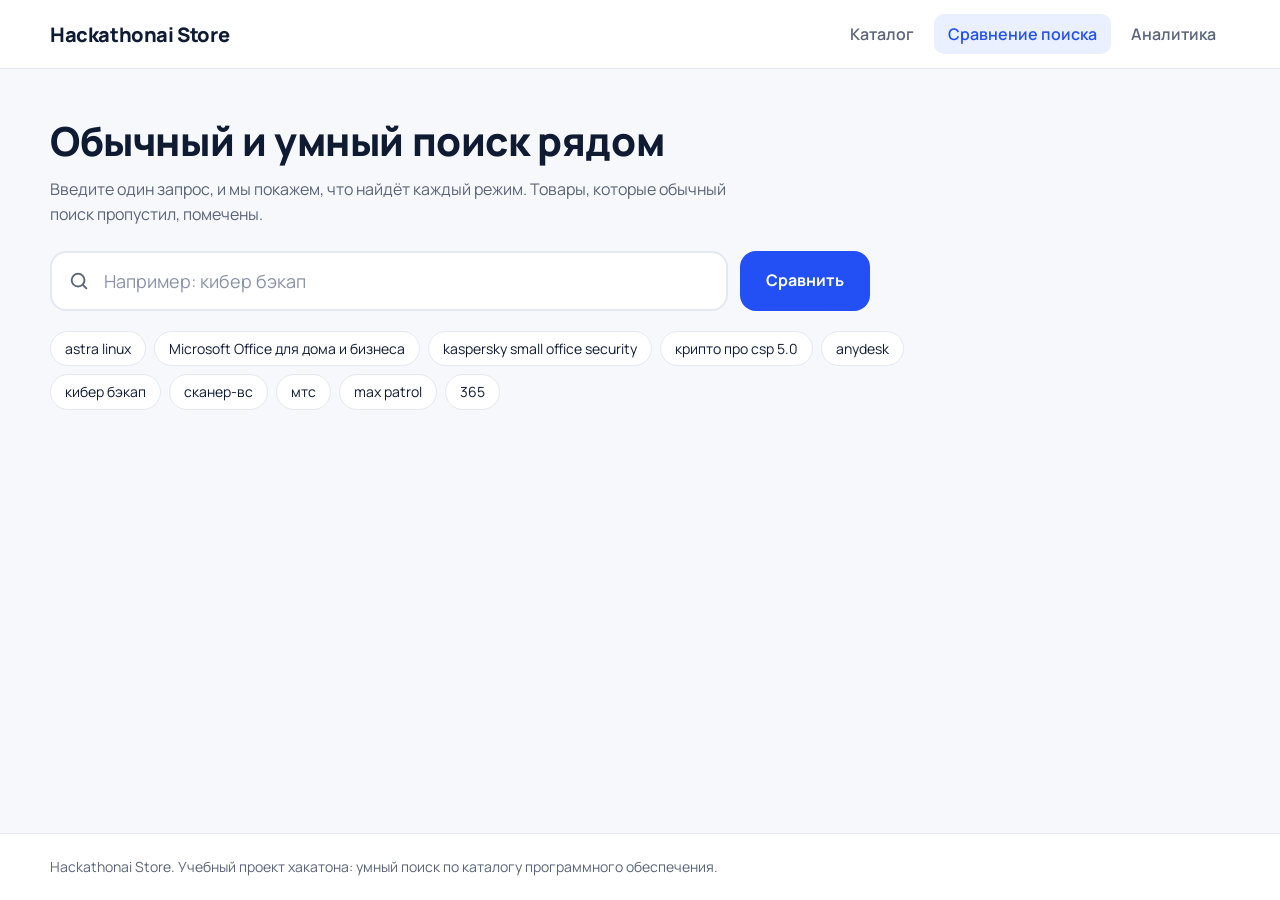
<file: frontend/compare.html>
<!DOCTYPE html>
<html lang="ru">
<head>
<meta charset="UTF-8">
<meta name="viewport" content="width=device-width, initial-scale=1">
<link rel="preconnect" href="https://fonts.googleapis.com">
<link rel="preconnect" href="https://fonts.gstatic.com" crossorigin>
<link href="https://fonts.googleapis.com/css2?family=Manrope:wght@400;600;700;800&subset=cyrillic&display=swap" rel="stylesheet">
<link rel="stylesheet" href="css/style.css">
<title>Сравнение поиска: Hackathonai Store</title>
</head>
<body>
<header id="app-header" class="site-header"></header>
<main>
  <div class="container">
    <div class="page-head">
      <h1>Обычный и умный поиск рядом</h1>
      <p>Введите один запрос, и мы покажем, что найдёт каждый режим. Товары, которые обычный поиск пропустил, помечены.</p>
      <form id="compare-form" class="search compare-form" role="search" autocomplete="off">
        <div class="search-field">
          <svg width="22" height="22" viewBox="0 0 24 24" fill="none" stroke="currentColor" stroke-width="2" stroke-linecap="round" aria-hidden="true"><circle cx="11" cy="11" r="7"/><path d="M20 20l-3.5-3.5"/></svg>
          <input id="q" type="search" placeholder="Например: кибер бэкап" aria-label="Запрос для сравнения">
        </div>
        <button class="btn btn-primary" type="submit">Сравнить</button>
      </form>
      <div class="chips" id="chips" aria-label="Примеры запросов"></div>
    </div>

    <div id="verdict" class="verdict" hidden></div>
    <div class="columns" id="columns" hidden>
      <section class="column" aria-labelledby="h-base">
        <div class="column-head"><h2 id="h-base">Обычный поиск</h2><span class="meta" id="meta-base"></span></div>
        <div class="grid grid-1" id="res-base"></div>
      </section>
      <section class="column smart" aria-labelledby="h-smart">
        <div class="column-head"><h2 id="h-smart">Умный поиск</h2><span class="meta" id="meta-smart"></span></div>
        <div id="note-smart" class="notice" hidden></div>
        <div class="grid grid-1" id="res-smart"></div>
      </section>
    </div>
    <div style="height:64px"></div>
  </div>
</main>
<footer id="app-footer" class="footer"></footer>
<script src="js/config.js"></script>
<script src="js/mock.js"></script>
<script src="js/api.js"></script>
<script src="js/common.js"></script>
<script src="js/compare.js"></script>
</body>
</html>
</file>
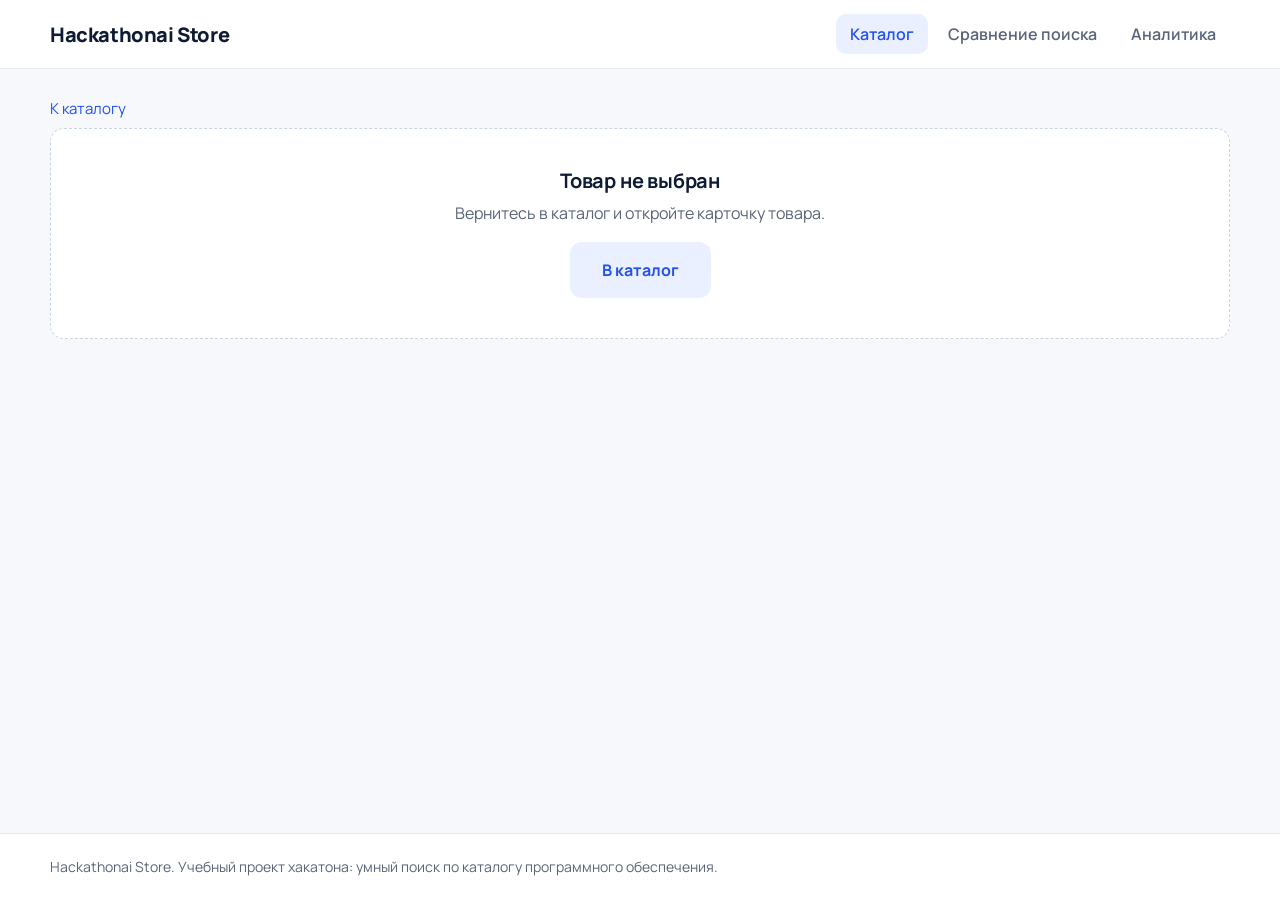
<file: frontend/product.html>
<!DOCTYPE html>
<html lang="ru">
<head>
<meta charset="UTF-8">
<meta name="viewport" content="width=device-width, initial-scale=1">
<link rel="preconnect" href="https://fonts.googleapis.com">
<link rel="preconnect" href="https://fonts.gstatic.com" crossorigin>
<link href="https://fonts.googleapis.com/css2?family=Manrope:wght@400;600;700;800&subset=cyrillic&display=swap" rel="stylesheet">
<link rel="stylesheet" href="css/style.css">
<title>Товар: Hackathonai Store</title>
</head>
<body>
<header id="app-header" class="site-header"></header>
<main>
  <div class="container">
    <div class="crumbs"><a id="back" href="index.html">К каталогу</a></div>
    <div id="product"></div>
    <section id="recs-section" hidden>
      <h2 class="subhead">С этим товаром покупают</h2>
      <div class="grid" id="recs"></div>
    </section>
    <div style="height:64px"></div>
  </div>
</main>
<footer id="app-footer" class="footer"></footer>
<script src="js/config.js"></script>
<script src="js/mock.js"></script>
<script src="js/api.js"></script>
<script src="js/common.js"></script>
<script src="js/product.js"></script>
</body>
</html>
</file>
<file: frontend/css/style.css>
:root {
  --bg: #F6F8FC;
  --surface: #FFFFFF;
  --ink: #0F1B33;
  --muted: #5A6478;
  --line: #E3E8F1;
  --blue: #2250F4;
  --blue-dark: #1B41C9;
  --blue-soft: #EAF0FF;
  --green: #0E8A5F;
  --green-soft: #E4F6EE;
  --red: #C2362B;
  --red-soft: #FDECEA;
  --radius: 14px;
  --font: "Manrope", "Segoe UI", system-ui, -apple-system, Roboto, Arial, sans-serif;
}

* { box-sizing: border-box; }
html { scroll-behavior: smooth; }
body {
  margin: 0; background: var(--bg); color: var(--ink);
  font-family: var(--font); font-size: 16px; line-height: 1.55;
  min-height: 100vh; display: flex; flex-direction: column;
}
main { flex: 1; }
h1, h2, h3 { line-height: 1.2; margin: 0; letter-spacing: -0.01em; }
a { color: var(--blue); text-decoration: none; }
a:hover { text-decoration: underline; }
:focus-visible { outline: 3px solid rgba(34, 80, 244, .45); outline-offset: 2px; border-radius: 6px; }
.container { width: min(1180px, 100% - 40px); margin: 0 auto; }
[hidden] { display: none !important; }

/* Шапка */
.site-header { background: var(--surface); border-bottom: 1px solid var(--line); position: sticky; top: 0; z-index: 20; }
.header-row { display: flex; align-items: center; justify-content: space-between; gap: 24px; min-height: 68px; }
.logo { font-weight: 800; font-size: 20px; color: var(--ink); letter-spacing: -0.02em; }
.logo:hover { text-decoration: none; }
.nav { display: flex; gap: 6px; flex-wrap: wrap; }
.nav a { color: var(--muted); font-weight: 600; padding: 8px 14px; border-radius: 10px; }
.nav a:hover { background: var(--bg); text-decoration: none; color: var(--ink); }
.nav a[aria-current="page"] { color: var(--blue); background: var(--blue-soft); }
.demo-banner { background: #FFF6DB; color: #6B4E00; font-size: 14px; text-align: center; padding: 8px 20px; border-bottom: 1px solid #F1E2AE; }

/* Кнопки */
.btn { font: inherit; font-weight: 700; border: 0; border-radius: 12px; padding: 0 26px; height: 52px; cursor: pointer; transition: background .15s; }
.btn-primary { background: var(--blue); color: #fff; }
.btn-primary:hover { background: var(--blue-dark); }
.btn-ghost { background: var(--blue-soft); color: var(--blue); }
.btn-ghost:hover { background: #DCE6FF; }
.btn-lg { height: 56px; padding: 0 32px; display: inline-flex; align-items: center; justify-content: center; }
.btn:hover { text-decoration: none; }
.link { font-weight: 600; }

/* Герой с поиском */
.hero { padding: 72px 0 40px; }
.hero h1 { font-size: clamp(30px, 4.6vw, 48px); font-weight: 800; max-width: 760px; }
.lead { color: var(--muted); font-size: 18px; max-width: 640px; margin: 16px 0 32px; }
.search { display: flex; gap: 12px; max-width: 820px; }
.search-field { position: relative; flex: 1; }
.search-field svg { position: absolute; left: 18px; top: 50%; transform: translateY(-50%); color: var(--muted); pointer-events: none; }
.search input {
  width: 100%; height: 60px; border: 2px solid var(--line); border-radius: 16px; background: var(--surface);
  padding: 0 20px 0 52px; font: inherit; font-size: 18px; color: var(--ink); transition: border-color .15s, box-shadow .15s;
}
.search input::placeholder { color: #8A93A6; }
.search input:focus { outline: none; border-color: var(--blue); box-shadow: 0 0 0 4px rgba(34, 80, 244, .12); }
.search .btn { height: 60px; border-radius: 16px; }
.suggest {
  position: absolute; left: 0; right: 0; top: calc(100% + 8px); margin: 0; padding: 8px; list-style: none;
  background: var(--surface); border: 1px solid var(--line); border-radius: 16px; box-shadow: 0 18px 40px rgba(15, 27, 51, .12); z-index: 30;
}
.suggest li { padding: 11px 14px; border-radius: 10px; cursor: pointer; display: flex; align-items: center; gap: 10px; }
.suggest li[aria-selected="true"], .suggest li:hover { background: var(--blue-soft); }
.suggest mark { background: none; color: var(--blue); font-weight: 700; }

.hero-tools { display: flex; align-items: center; gap: 20px; flex-wrap: wrap; margin-top: 18px; }
.segmented { display: inline-flex; background: #E9EEF7; border-radius: 12px; padding: 4px; }
.segmented button { font: inherit; font-weight: 600; font-size: 14px; border: 0; background: none; color: var(--muted); padding: 8px 16px; border-radius: 9px; cursor: pointer; }
.segmented button[aria-pressed="true"] { background: var(--surface); color: var(--ink); box-shadow: 0 1px 3px rgba(15, 27, 51, .12); }
.chips { display: flex; flex-wrap: wrap; gap: 8px; margin-top: 20px; max-width: 900px; }
.chip { font: inherit; font-size: 14px; border: 1px solid var(--line); background: var(--surface); color: var(--ink); border-radius: 999px; padding: 6px 14px; cursor: pointer; }
.chip:hover { border-color: var(--blue); color: var(--blue); }

/* Результаты */
.section { padding: 24px 0 64px; }
.section-head { display: flex; align-items: baseline; justify-content: space-between; gap: 16px; flex-wrap: wrap; margin-bottom: 20px; }
.section-head h2 { font-size: 26px; }
.meta { color: var(--muted); font-size: 15px; }
.grid { display: grid; grid-template-columns: repeat(auto-fill, minmax(255px, 1fr)); gap: 20px; }
.grid-1 { grid-template-columns: 1fr; gap: 14px; }

.card { background: var(--surface); border: 1px solid var(--line); border-radius: var(--radius); overflow: hidden; transition: border-color .15s; }
.card:hover { border-color: #B8C6EA; }
.card-link { display: flex; flex-direction: column; height: 100%; color: inherit; }
.card-link:hover { text-decoration: none; }
.card-img { position: relative; aspect-ratio: 4 / 3; background: var(--blue-soft); }
.card-img img { width: 100%; height: 100%; object-fit: cover; display: block; }
.tag { position: absolute; top: 12px; font-size: 13px; font-weight: 700; padding: 3px 10px; border-radius: 999px; }
.tag-sale { left: 12px; background: var(--red); color: #fff; }
.tag-smart { right: 12px; background: var(--blue); color: #fff; }
.card-body { padding: 16px 18px 18px; display: flex; flex-direction: column; gap: 4px; flex: 1; }
.card-cat { color: var(--muted); font-size: 13px; }
.card-title { font-size: 17px; font-weight: 700; }
.card-vendor { color: var(--muted); font-size: 14px; }
.card-foot { margin-top: auto; padding-top: 14px; display: flex; align-items: flex-end; justify-content: space-between; gap: 8px; }
.price { display: flex; flex-direction: column; }
.price-now { font-size: 20px; font-weight: 800; }
.price-old { color: var(--muted); font-size: 14px; text-decoration: line-through; }
.stock { font-size: 13px; font-weight: 600; border-radius: 999px; padding: 3px 10px; white-space: nowrap; }
.stock.in { background: var(--green-soft); color: var(--green); }
.stock.out { background: var(--red-soft); color: var(--red); }

.skeleton .card-img { background: #EEF2F9; }
.skeleton i { display: block; height: 14px; border-radius: 6px; background: #EEF2F9; margin: 8px 0; }
.skeleton i.short { width: 55%; }

.empty { grid-column: 1 / -1; background: var(--surface); border: 1px dashed #C9D3E6; border-radius: var(--radius); padding: 40px 24px; text-align: center; }
.empty h3 { font-size: 20px; margin-bottom: 8px; }
.empty p { color: var(--muted); margin: 0 auto 16px; max-width: 520px; }

/* Страница товара */
.crumbs { padding: 28px 0 8px; font-size: 15px; }
.product { display: grid; grid-template-columns: minmax(280px, 480px) 1fr; gap: 40px; padding: 16px 0 48px; align-items: start; }
.product-img { border-radius: var(--radius); overflow: hidden; border: 1px solid var(--line); background: var(--blue-soft); aspect-ratio: 4 / 3; }
.product-img img { width: 100%; height: 100%; object-fit: cover; display: block; }
.product-info h1 { font-size: clamp(26px, 3.4vw, 36px); font-weight: 800; margin: 6px 0 8px; }
.product-sub { color: var(--muted); }
.buy-box { background: var(--surface); border: 1px solid var(--line); border-radius: var(--radius); padding: 22px; margin: 22px 0; display: flex; flex-wrap: wrap; align-items: center; justify-content: space-between; gap: 18px; }
.buy-box .price-now { font-size: 32px; }
.discount { background: var(--red-soft); color: var(--red); font-weight: 700; font-size: 14px; padding: 2px 10px; border-radius: 999px; margin-left: 8px; }
.product-info p.desc { max-width: 62ch; }
.params { border-collapse: collapse; width: 100%; max-width: 560px; margin-top: 8px; background: var(--surface); border: 1px solid var(--line); border-radius: var(--radius); overflow: hidden; }
.params th, .params td { text-align: left; padding: 12px 16px; border-bottom: 1px solid var(--line); font-size: 15px; vertical-align: top; }
.params tr:last-child th, .params tr:last-child td { border-bottom: 0; }
.params th { color: var(--muted); font-weight: 600; width: 40%; }
.subhead { font-size: 22px; margin: 28px 0 12px; }

/* Сравнение */
.page-head { padding: 48px 0 8px; }
.page-head h1 { font-size: clamp(28px, 4vw, 40px); font-weight: 800; }
.page-head p { color: var(--muted); max-width: 720px; margin: 12px 0 0; }
.compare-form { margin-top: 24px; }
.verdict { background: var(--blue-soft); border-radius: var(--radius); padding: 16px 20px; margin: 28px 0 0; font-weight: 600; }
.columns { display: grid; grid-template-columns: 1fr 1fr; gap: 24px; margin-top: 24px; align-items: start; }
.column { background: var(--surface); border: 1px solid var(--line); border-radius: 18px; padding: 20px; }
.column.smart { border-color: #B8C6EA; }
.column-head { display: flex; justify-content: space-between; align-items: baseline; gap: 12px; margin-bottom: 16px; flex-wrap: wrap; }
.column-head h2 { font-size: 20px; }
.column .card { box-shadow: none; }

/* Аналитика */
.stats { display: grid; grid-template-columns: repeat(2, 1fr); gap: 20px; margin: 28px 0 0; }
.panel { background: var(--surface); border: 1px solid var(--line); border-radius: 18px; padding: 24px; }
.panel h2 { font-size: 19px; margin-bottom: 4px; }
.panel .hint { color: var(--muted); font-size: 14px; margin: 0 0 16px; }
.panel.wide { grid-column: 1 / -1; }
.big-number { font-size: clamp(56px, 8vw, 88px); font-weight: 800; letter-spacing: -0.03em; line-height: 1; margin-top: 12px; }
.rank { list-style: none; margin: 0; padding: 0; display: grid; gap: 10px; }
.rank li { display: grid; grid-template-columns: 28px 1fr auto; align-items: center; gap: 10px; }
.rank .n { color: var(--muted); font-weight: 700; text-align: right; }
.rank .q { position: relative; padding: 6px 12px; border-radius: 8px; overflow: hidden; z-index: 0; }
.rank .q i { position: absolute; inset: 0 auto 0 0; background: var(--blue-soft); z-index: -1; border-radius: 8px; }
.rank .c { font-weight: 700; color: var(--muted); font-size: 14px; }
.plain { list-style: none; margin: 0; padding: 0; display: grid; gap: 8px; }
.plain li { display: flex; justify-content: space-between; gap: 12px; padding: 10px 14px; background: var(--red-soft); border-radius: 10px; }
.plain .c { font-weight: 700; color: var(--red); }
.chart-box { position: relative; height: 340px; }

.footer { border-top: 1px solid var(--line); background: var(--surface); color: var(--muted); font-size: 14px; padding: 22px 0; }

@media (max-width: 860px) {
  .product, .columns, .stats { grid-template-columns: 1fr; }
  .hero { padding-top: 40px; }
}
@media (max-width: 560px) {
  .search { flex-direction: column; }
  .search .btn { width: 100%; }
  .header-row { flex-direction: column; align-items: flex-start; gap: 4px; padding: 12px 0; }
}
@media (prefers-reduced-motion: reduce) {
  * { transition: none !important; scroll-behavior: auto !important; }
}

/* Плашка исправления запроса и подсказки о запросе */
.notice { background: var(--blue-soft); border-radius: 12px; padding: 14px 18px; margin-bottom: 20px; }
.notice p { margin: 0; }
.notice p + p { margin-top: 4px; }
.notice-sub { color: var(--muted); font-size: 14px; }
.notice-fix { border-left: 4px solid var(--blue); }
.more { display: flex; justify-content: center; margin-top: 28px; }
.block { margin-top: 44px; }
.block .subhead { margin-top: 0; }
.block > .meta { margin: 4px 0 16px; }
.table-wrap { overflow-x: auto; max-width: 560px; }
.table-wrap .params { min-width: 360px; }
.btn:disabled { opacity: .6; cursor: default; }
.grid > *, .columns > *, .product > * { min-width: 0; }
.card-title { overflow-wrap: anywhere; }

@media (max-width: 560px) {
  .container { width: calc(100% - 32px); }
  .hero { padding: 32px 0 24px; }
  .lead { font-size: 16px; margin-bottom: 22px; }
  .grid { grid-template-columns: 1fr; }
  .hero-tools { gap: 12px; }
  .segmented { width: 100%; }
  .segmented button { flex: 1; }
  .buy-box { padding: 18px; }
  .buy-box .btn { width: 100%; }
  .section-head h2 { font-size: 22px; }
  .panel { padding: 18px; }
  .chart-box { height: 280px; }
  .column { padding: 14px; }
}
</file>
